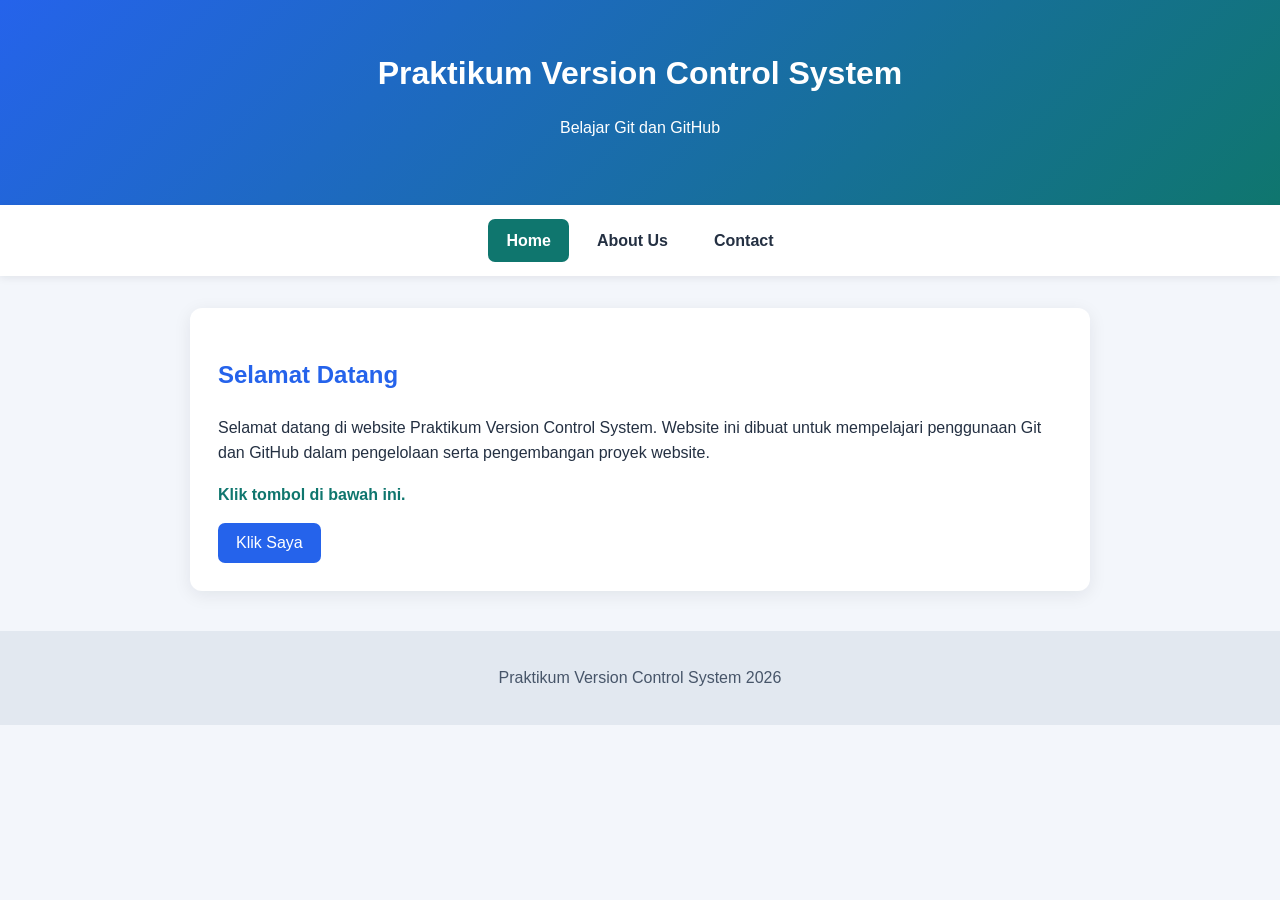
<file: index.html>
<!DOCTYPE html>
<html lang="id">
<head>
    <meta charset="UTF-8">
    <meta name="viewport" content="width=device-width, initial-scale=1.0">
    <title>Home | Praktikum Version Control System</title>

    <link rel="stylesheet" href="assets/style.css">
</head>
<body>

    <header class="header">
        <h1>Praktikum Version Control System</h1>
        <p>Belajar Git dan GitHub</p>
    </header>

    <!-- Menu Navigasi -->
    <nav class="navbar">
        <a href="index.html" class="active">Home</a>
        <a href="about_us.html">About Us</a>
        <a href="contac.html">Contact</a>
    </nav>

    <main class="container">
        <section class="card">
            <h2>Selamat Datang</h2>
            <p>
                Selamat datang di website Praktikum Version Control System.
                Website ini dibuat untuk mempelajari penggunaan Git dan GitHub
                dalam pengelolaan serta pengembangan proyek website.
            </p>

            <p id="pesan">Klik tombol di bawah ini.</p>

            <button id="tombolPesan">Klik Saya</button>
        </section>
    </main>

    <footer class="footer">
        <p>Praktikum Version Control System 2026</p>
    </footer>

    <script src="assets/script.js"></script>

</body>
</html>
</file>
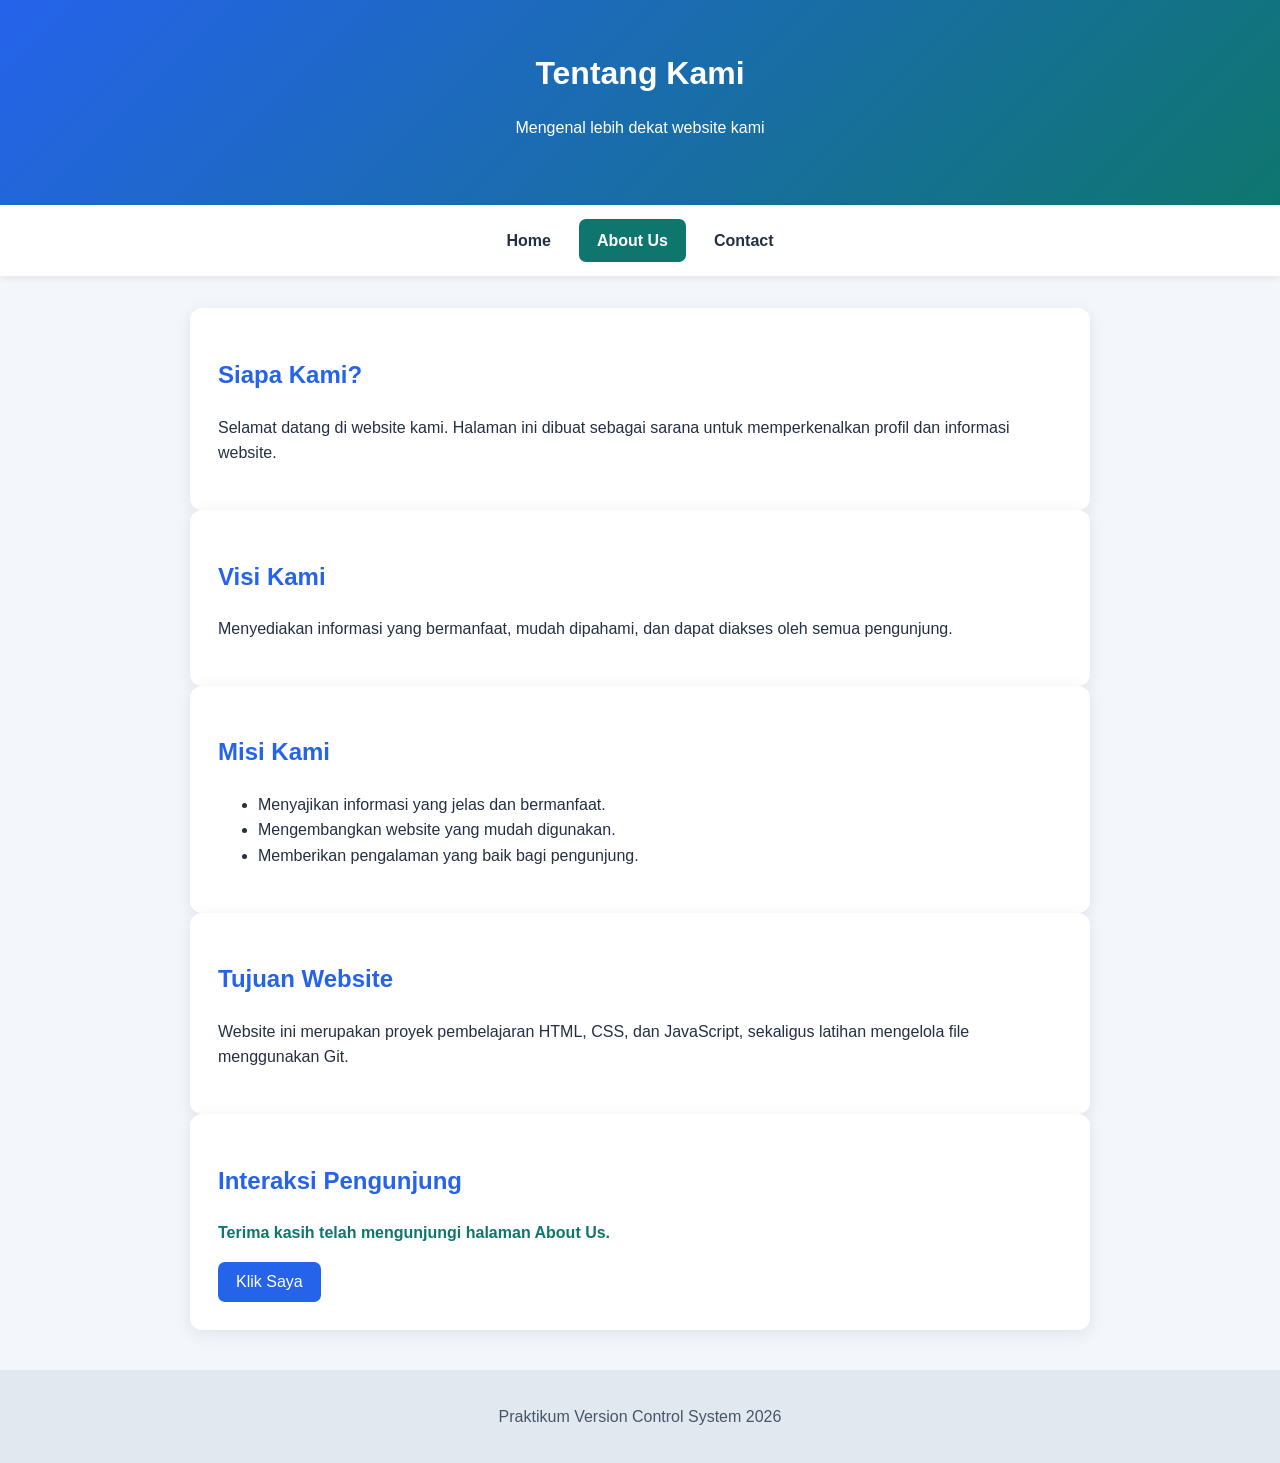
<file: about_us.html>
<!DOCTYPE html>
<html lang="id">
<head>
    <meta charset="UTF-8">
    <meta name="viewport" content="width=device-width, initial-scale=1.0">

    <title>About Us | Praktikum Version Control System</title>

    <link rel="stylesheet" href="assets/style.css">
    <script src="assets/script.js" defer></script>
</head>
<body>

    <header class="header">
        <h1>Tentang Kami</h1>
        <p>Mengenal lebih dekat website kami</p>
    </header>

    <!-- Menu Navigasi -->
    <nav class="navbar">
        <a href="index.html">Home</a>
        <a href="about_us.html" class="active">About Us</a>
        <a href="contac.html">Contact</a>
    </nav>

    <main class="container">

        <section class="card">
            <h2>Siapa Kami?</h2>
            <p>
                Selamat datang di website kami.
                Halaman ini dibuat sebagai sarana untuk
                memperkenalkan profil dan informasi website.
            </p>
        </section>

        <section class="card">
            <h2>Visi Kami</h2>
            <p>
                Menyediakan informasi yang bermanfaat,
                mudah dipahami, dan dapat diakses oleh
                semua pengunjung.
            </p>
        </section>

        <section class="card">
            <h2>Misi Kami</h2>
            <ul>
                <li>Menyajikan informasi yang jelas dan bermanfaat.</li>
                <li>Mengembangkan website yang mudah digunakan.</li>
                <li>Memberikan pengalaman yang baik bagi pengunjung.</li>
            </ul>
        </section>

        <section class="card">
            <h2>Tujuan Website</h2>
            <p>
                Website ini merupakan proyek pembelajaran
                HTML, CSS, dan JavaScript, sekaligus latihan
                mengelola file menggunakan Git.
            </p>
        </section>

        <section class="card">
            <h2>Interaksi Pengunjung</h2>
            <p id="pesan">Terima kasih telah mengunjungi halaman About Us.</p>
            <button id="tombolPesan" type="button">Klik Saya</button>
        </section>

    </main>

    <footer class="footer">
        <p>Praktikum Version Control System 2026</p>
    </footer>

</body>
</html>
</file>
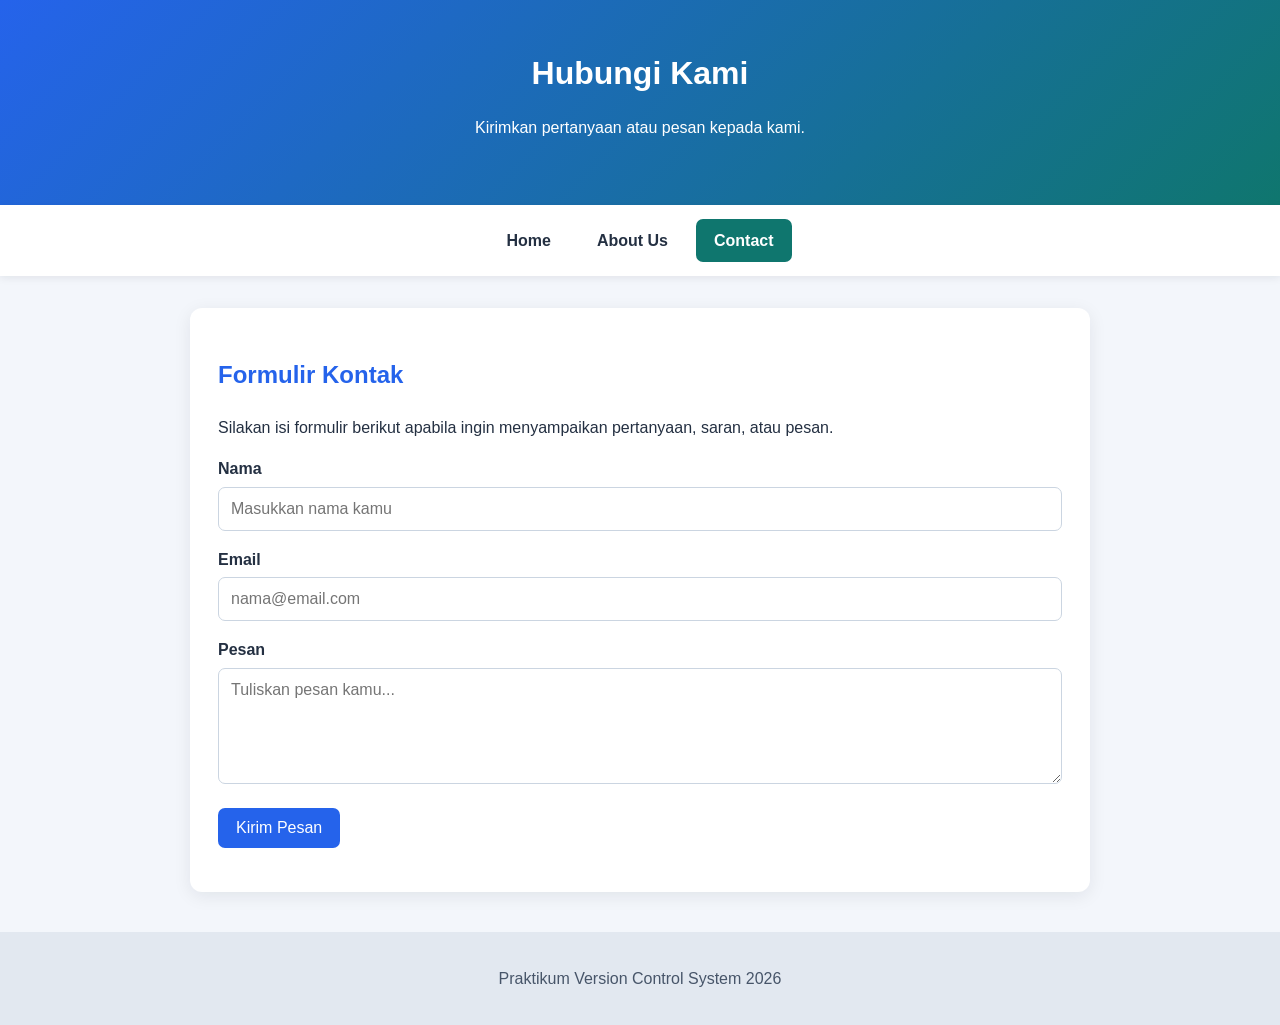
<file: contac.html>
<!DOCTYPE html>
<html lang="id">
<head>
    <meta charset="UTF-8">
    <meta name="viewport" content="width=device-width, initial-scale=1.0">

    <title>Contact | Praktikum Version Control System</title>

    <link rel="stylesheet" href="assets/style.css">
    <script src="assets/script.js" defer></script>
</head>
<body>

    <header class="header">
        <h1>Hubungi Kami</h1>
        <p>Kirimkan pertanyaan atau pesan kepada kami.</p>
    </header>

    <!-- Menu Navigasi -->
    <nav class="navbar">
        <a href="index.html">Home</a>
        <a href="about_us.html">About Us</a>
        <a href="contac.html" class="active">Contact</a>
    </nav>

    <main class="container">

        <section class="card">
            <h2>Formulir Kontak</h2>

            <p>
                Silakan isi formulir berikut apabila ingin
                menyampaikan pertanyaan, saran, atau pesan.
            </p>

            <form id="contactForm">

                <p>
                    <label for="nama">Nama</label><br>
                    <input type="text" id="nama"
                        placeholder="Masukkan nama kamu" required>
                </p>

                <p>
                    <label for="email">Email</label><br>
                    <input type="email" id="email"
                        placeholder="nama@email.com" required>
                </p>

                <p>
                    <label for="pesanKontak">Pesan</label><br>
                    <textarea id="pesanKontak" rows="5"
                        placeholder="Tuliskan pesan kamu..."
                        required></textarea>
                </p>

                <button type="submit">Kirim Pesan</button>

                <p id="statusForm"></p>
            </form>
        </section>

    </main>

    <footer class="footer">
        <p>Praktikum Version Control System 2026</p>
    </footer>

</body>
</html>
</file>
<file: assets/style.css>
/* Pengaturan dasar halaman */
* {
    box-sizing: border-box;
}

body {
    margin: 0;
    font-family: Arial, sans-serif;
    line-height: 1.6;
    color: #243042;
    background-color: #f3f6fb;
}

/* Bagian kepala halaman */
.header {
    padding: 48px 20px;
    text-align: center;
    color: white;
    background: linear-gradient(135deg, #2563eb, #0f766e);
}

.header h1 {
    margin: 0 0 8px;
}

/* Menu navigasi */
.navbar {
    display: flex;
    justify-content: center;
    align-items: center;
    gap: 10px;
    padding: 14px;
    background-color: #ffffff;
    box-shadow: 0 2px 8px rgba(15, 23, 42, 0.08);
}

.navbar a {
    padding: 9px 18px;
    color: #243042;
    text-decoration: none;
    font-weight: bold;
    border-radius: 7px;
    transition: 0.3s;
}

.navbar a:hover {
    color: white;
    background-color: #2563eb;
}

.navbar a.active {
    color: white;
    background-color: #0f766e;
}

/* Konten utama */
.container {
    width: min(900px, 92%);
    margin: 32px auto;
}

.card {
    padding: 28px;
    background-color: white;
    border-radius: 12px;
    box-shadow: 0 4px 18px rgba(15, 23, 42, 0.08);
}

.card h2 {
    color: #2563eb;
}

/* Tombol */
button {
    padding: 11px 18px;
    border: 0;
    border-radius: 7px;
    color: white;
    background-color: #2563eb;
    font-size: 1rem;
    cursor: pointer;
    transition: 0.3s;
}

button:hover {
    background-color: #1d4ed8;
}

/* Pesan JavaScript */
#pesan {
    font-weight: bold;
    color: #0f766e;
}

/* Bagian kaki halaman */
.footer {
    margin-top: 40px;
    padding: 18px;
    text-align: center;
    color: #475569;
    background-color: #e2e8f0;
}

/* Penyesuaian untuk layar kecil */
@media (max-width: 600px) {
    .header {
        padding: 32px 16px;
    }

    .header h1 {
        font-size: 1.6rem;
    }

    .navbar {
        flex-wrap: wrap;
        gap: 5px;
    }

    .navbar a {
        padding: 8px 12px;
        font-size: 0.9rem;
    }

    .card {
        padding: 20px;
    }
}

/* Tampilan formulir kontak */
form label {
    font-weight: bold;
    display: inline-block;
    margin-bottom: 5px;
}

form input,
form textarea {
    width: 100%;
    padding: 12px;
    border: 1px solid #cbd5e1;
    border-radius: 7px;
    font-family: Arial, sans-serif;
    font-size: 1rem;
}

form input:focus,
form textarea:focus {
    outline: none;
    border-color: #2563eb;
    box-shadow: 0 0 4px rgba(37, 99, 235, 0.3);
}

form textarea {
    resize: vertical;
}

#statusForm {
    font-weight: bold;
    color: #0f766e;
}
</file>
